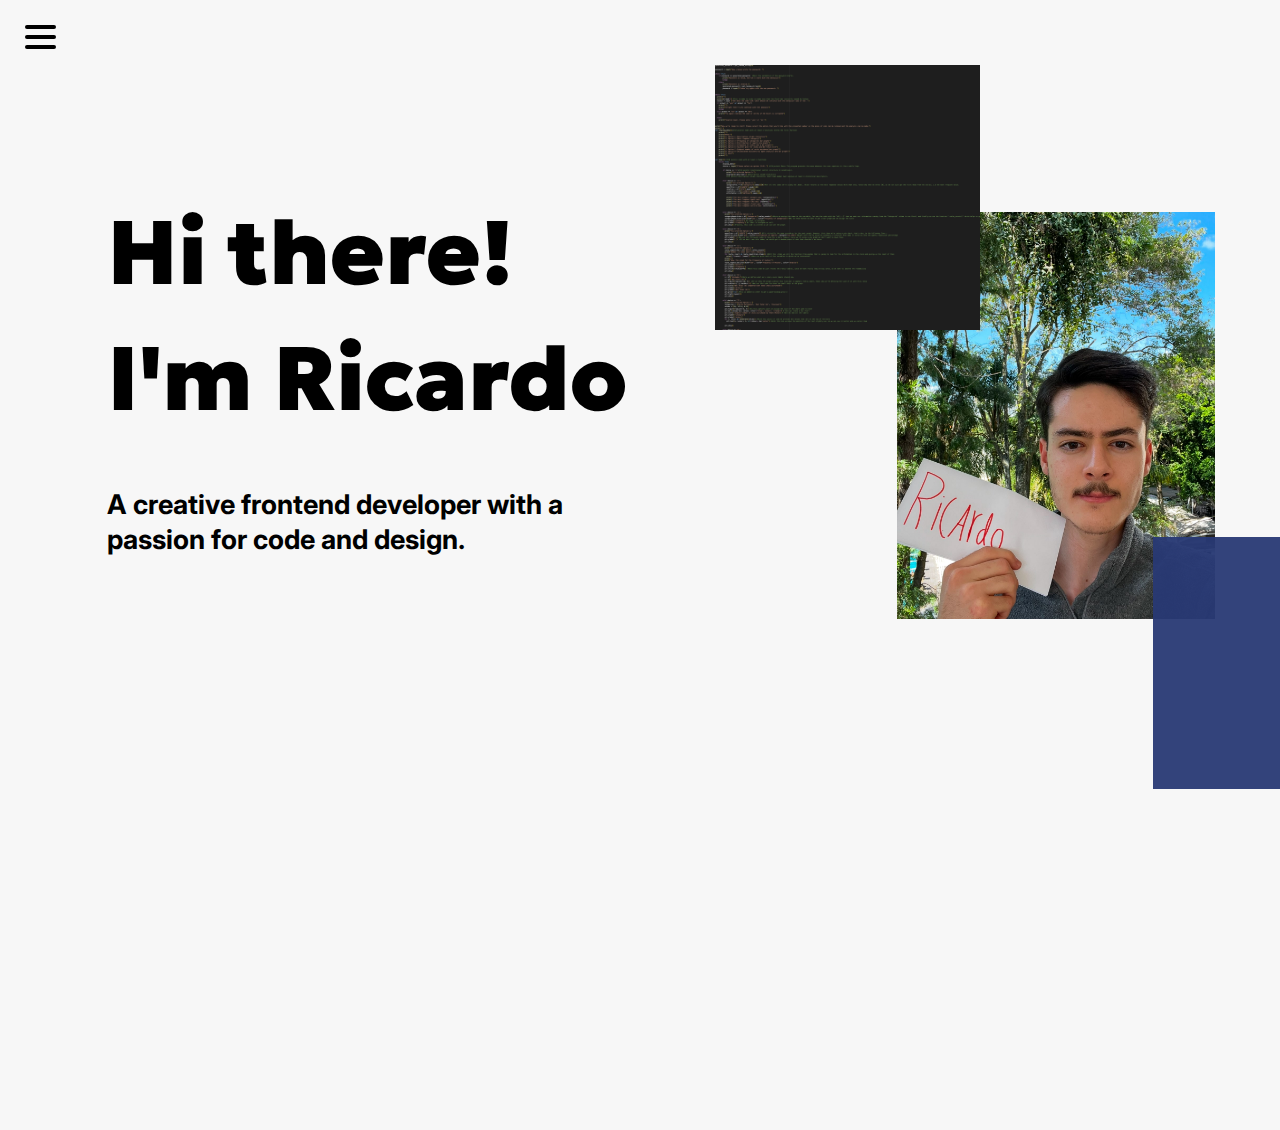
<file: index.html>
<!DOCTYPE html>
<html lang="en">
<head>
    <meta charset="UTF-8">
    <meta name="viewport" content="width=device-width, initial-scale=1.0">
    <title>Ricardo's Landing Page</title>
    <link rel="stylesheet" href="en/css/reset.css">
    <link rel="stylesheet" href="en/css/style.css">
    <link rel="preconnect" href="https://fonts.googleapis.com">
    <link rel="preconnect" href="https://fonts.gstatic.com" crossorigin>
    <link href="https://fonts.googleapis.com/css2?family=Geologica:wght@100..900&family=Inter:ital,opsz,wght@0,14..32,100..900;1,14..32,100..900&family=Jost:ital,wght@0,100..900;1,100..900&display=swap" rel="stylesheet">
</head>
<body>
    <div class="header">
        <div class="hamburger" onclick="toggleMenu()">
            <div class="line"></div>
            <div class="line"></div>
            <div class="line"></div>
        </div>

        <nav class="nav-bar">
            <ul>
                <li class="nav-item"><a href="en/skills.html">Skills</a></li>
                <li class="nav-item"><a href="en/projects.html">Projects</a></li>
                <li class="nav-item"><a href="en/about-me.html">About Me</a></li>
                
                <select id="language-toggle">
                    <option value="" selected>English</option>
                    <option value="https://ricky-rg05.github.io/Portfolio-Website-DE/deIndex.html">Deutsch</option>
                </select>

            </ul>
        </nav>
    </div>

    <div class="hero-content">
        <h1>Hi there!<br> I'm Ricardo</h1>
        <h3>A creative frontend developer with a passion for code and design.</h3>
    </div>

    <div class="image-layout">
        <div class="project-img1" loading="lazy"></div>
        <div class="ricardo-img2" loading="lazy"></div>
        <div class="blue-box"></div>
    </div>

    <section class="click-square hidden">
        <div class="square-content">
            <h2>Click <a href="en/projects.html"><span class="click-here">here</span></a> to view my latest project!</h2>
        </div>
    </section>

    <script src="en/javascript/script.js"></script>
</body>
</html>
</file>
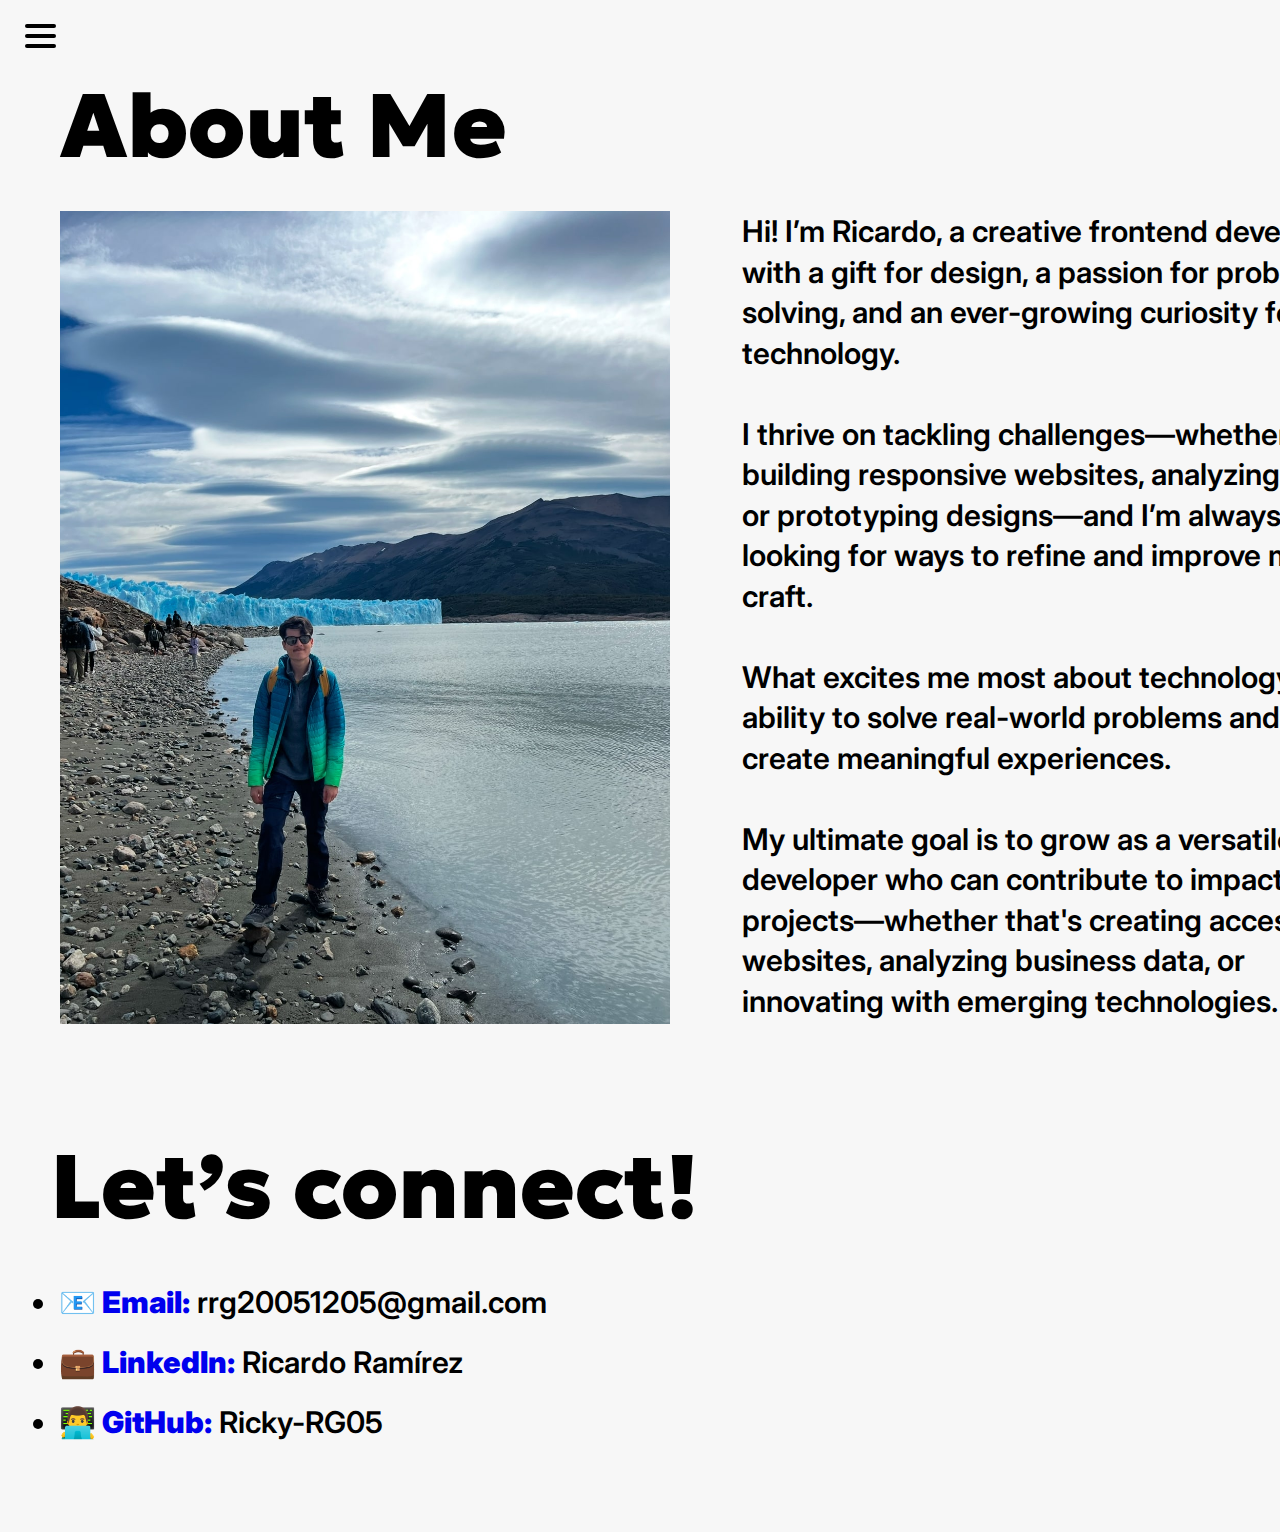
<file: en/about-me.html>
<!DOCTYPE html>
<html lang="en">
<head>
    <meta charset="UTF-8">
    <meta name="viewport" content="width=device-width, initial-scale=1.0">
    <link rel="stylesheet" href="css/reset.css">
    <link rel="stylesheet" href="css/about-me.css">
    <link rel="preconnect" href="https://fonts.googleapis.com">
    <link rel="preconnect" href="https://fonts.gstatic.com" crossorigin>
    <link href="https://fonts.googleapis.com/css2?family=Geologica:wght@100..900&family=Inter:ital,opsz,wght@0,14..32,100..900;1,14..32,100..900&family=Jost:ital,wght@0,100..900;1,100..900&display=swap" rel="stylesheet">
    <title>About Me</title>
</head>
<body>
    <div class="header">
        <div class="hamburger" onclick="toggleMenu()">
            <div class="line"></div>
            <div class="line"></div>
            <div class="line"></div>
        </div>

        <nav class="nav-bar">
            <ul>
                <li class="nav-item"><a href="../index.html">Home</a></li>
                <li class="nav-item"><a href="skills.html">Skills</a></li>
                <li class="nav-item"><a href="projects.html" class="projects">Projects</a></li>
            </ul>
        </nav>
    </div>    
    
    <section class="about-me-container">
        <h1>About Me</h1>
        <div class="about-me-content">
            <div class="about-me-image-container">
                <div class="about-me-image"></div>
            </div>
            
            <div class="about-me-text-container">
                <p>
                    Hi! I’m Ricardo, a creative frontend developer with a gift for design, a passion for problem-solving, and an ever-growing curiosity for technology. <br><br>

                    I thrive on tackling challenges—whether it’s building responsive websites, analyzing data, or prototyping designs—and I’m always looking for ways to refine and improve my craft. <br><br>

                    What excites me most about technology is its ability to solve real-world problems and create meaningful experiences. 
                    <br> <br>My ultimate goal is to grow as a versatile developer who can contribute to impactful projects—whether that's creating accessible websites, analyzing business data, or innovating with emerging technologies.<br><br>
                </p>
            </div>
        </div>
    </section>

    <section class="lets-connect-container">
        <span class="lets-connect">
            <h1>Let’s connect!</h1>
        </span> <br>
        <ul class="list-increased-line-height">
            <li><span class="bold"> <a href="mailto:rrg20051205@gmail.com" class="email-link link-style">📧 Email:</a></span> rrg20051205@gmail.com</li>
            <li><span class="bold"> <a href="https://www.linkedin.com/in/ricardo-ram%C3%ADrez-ba665234a/" class="link-style" target="_blank">💼 LinkedIn:</a></span> Ricardo Ramírez</li>
            <li><span class="bold"> <a href="https://github.com/Ricky-RG05" class="link-style" target="_blank">👨‍💻 GitHub:</a></span> Ricky-RG05</li>
        </ul>
    </section>


    <script src="javascript/about-me.js"></script>
</body>
</html>
</file>
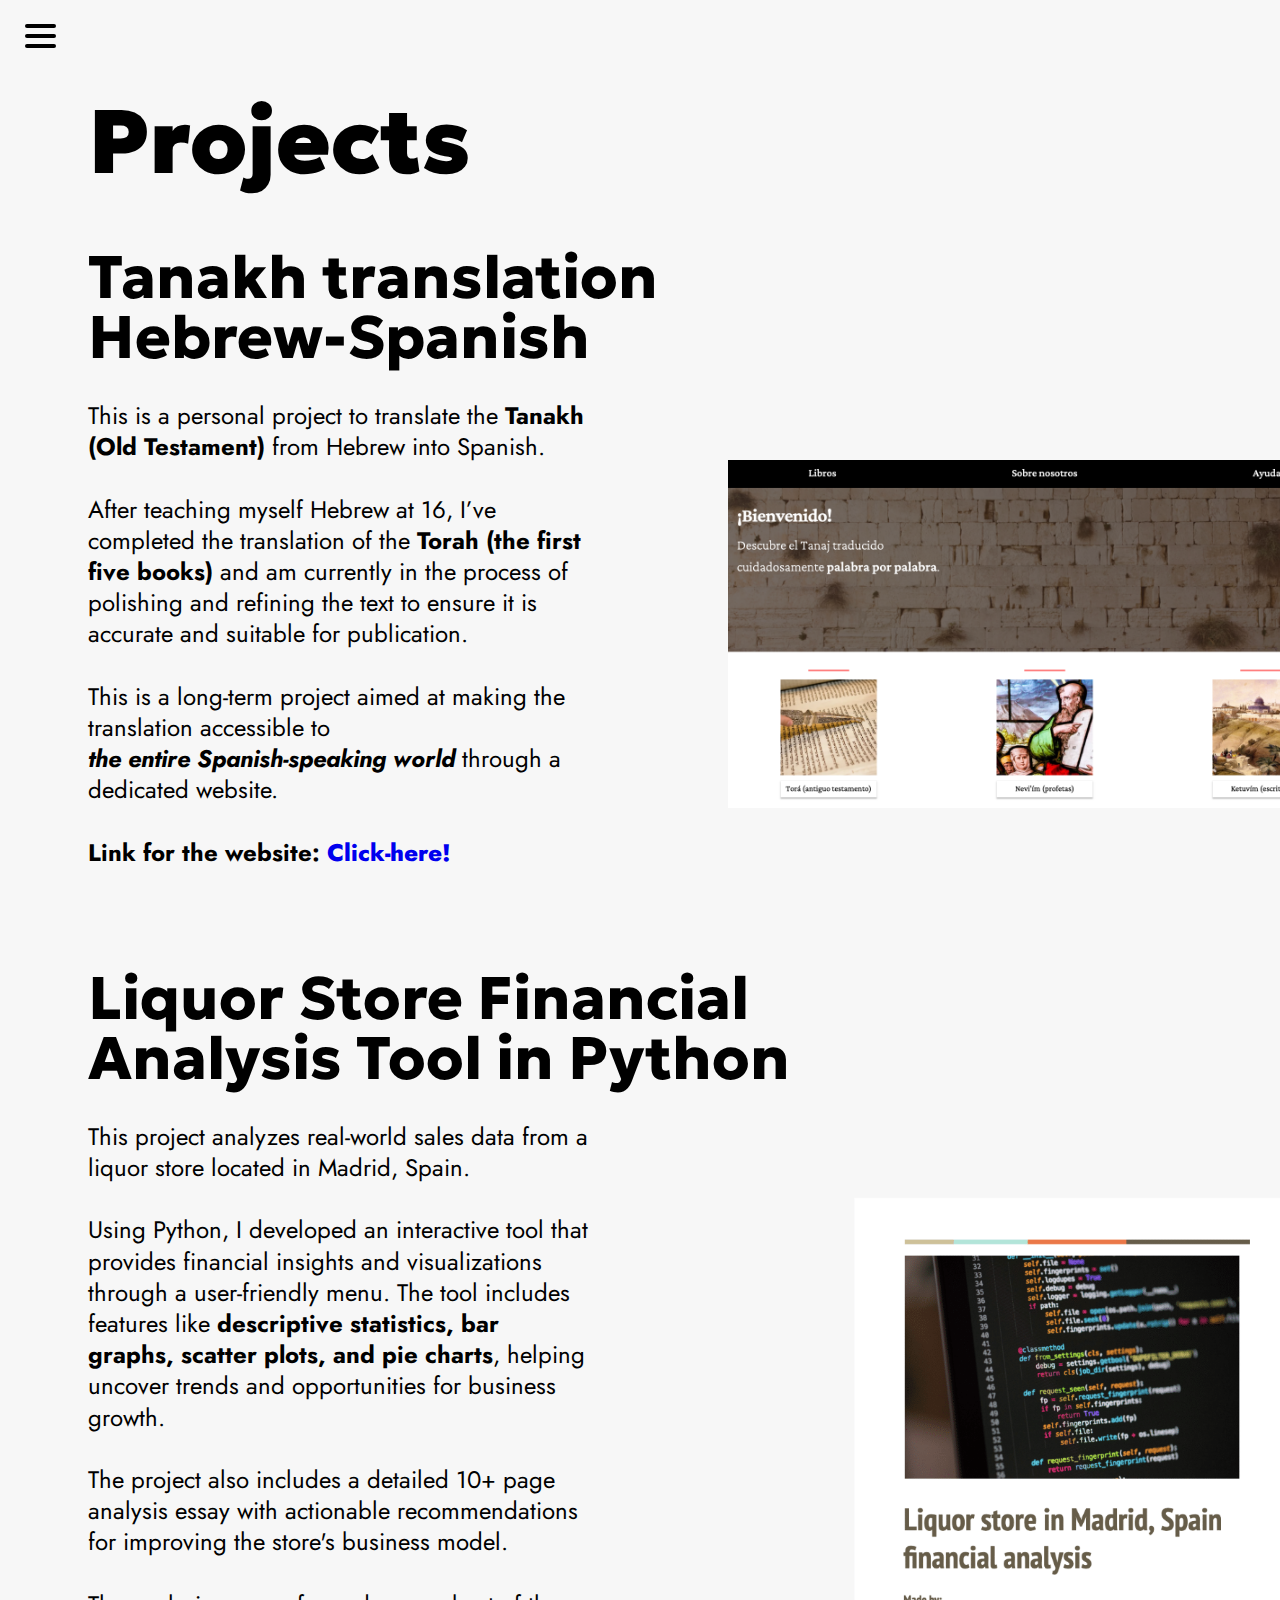
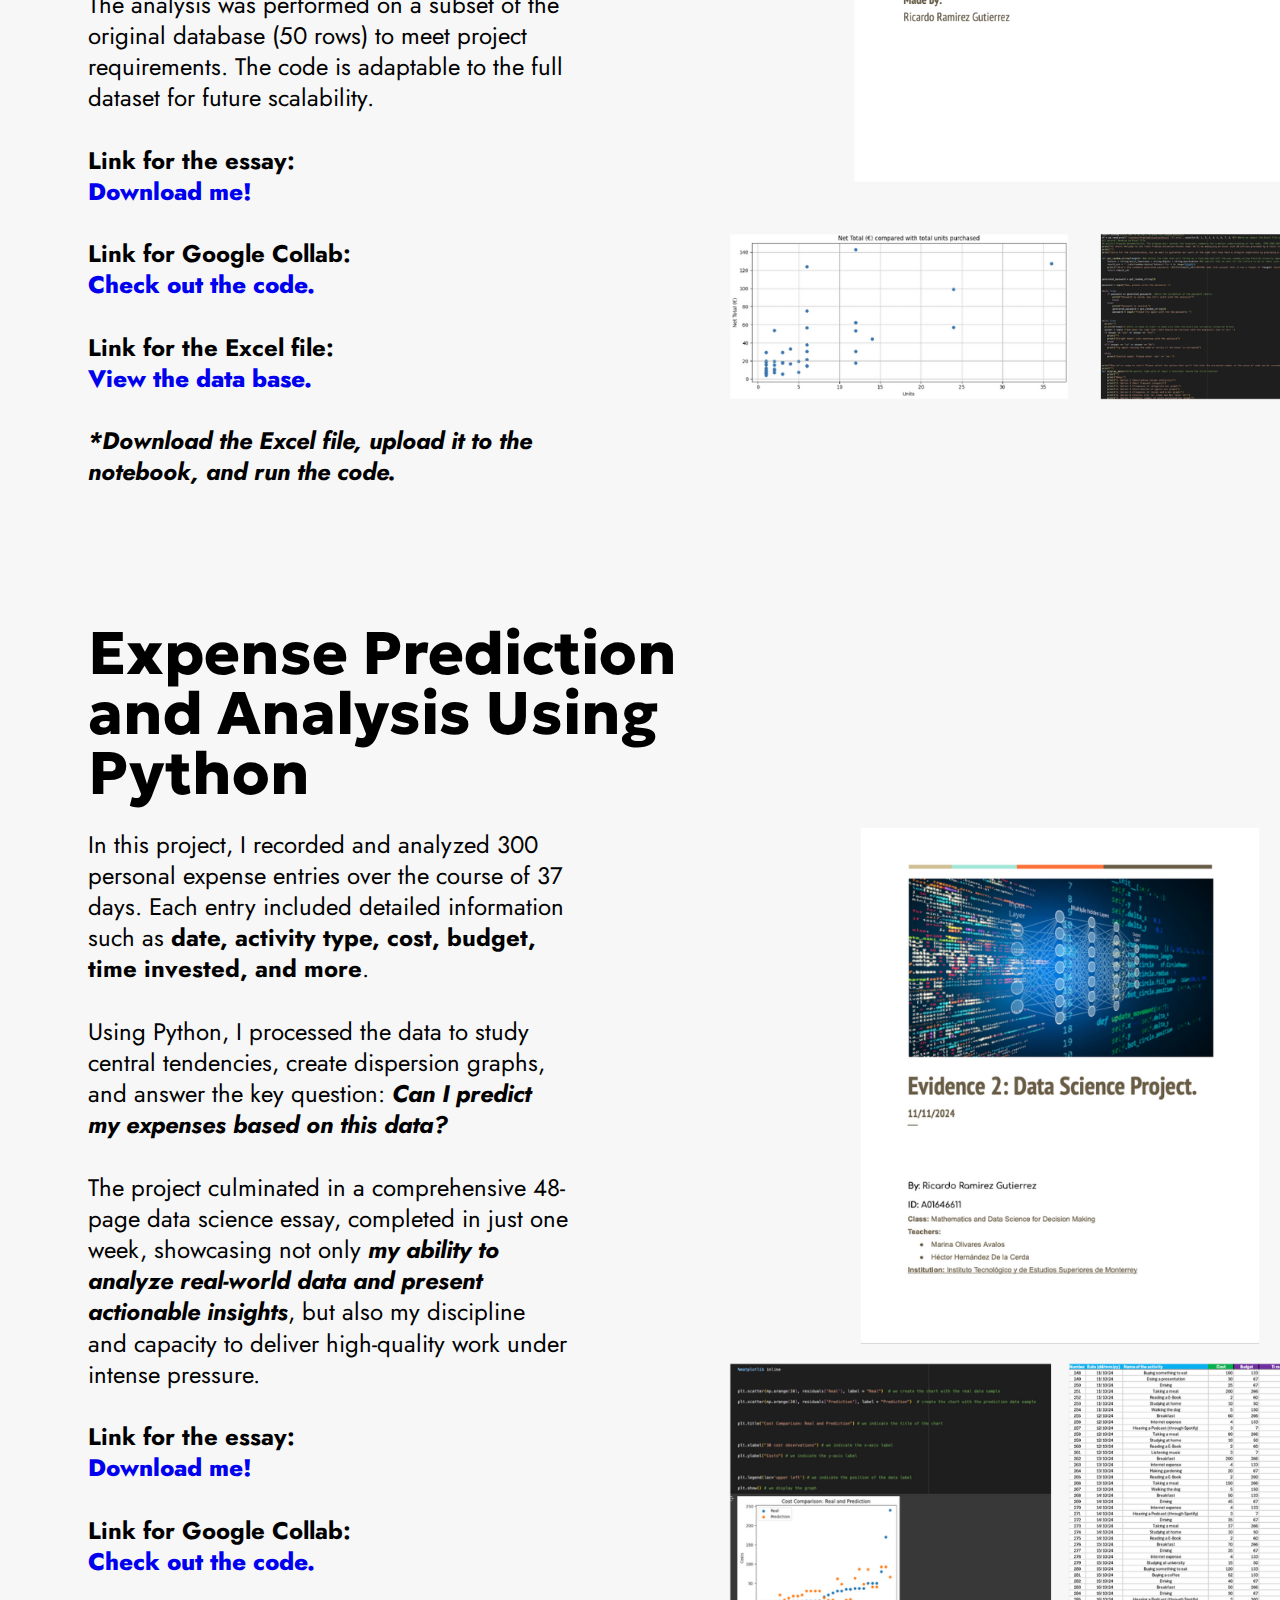
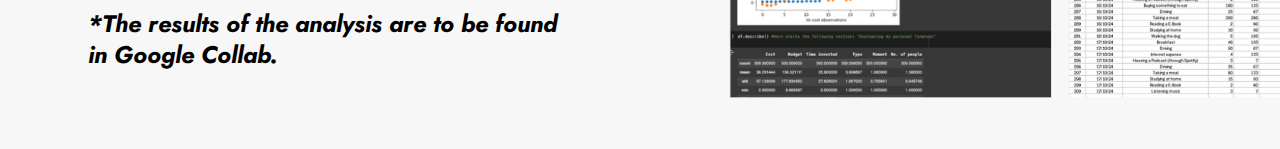
<file: en/projects.html>
<!DOCTYPE html>
<html lang="en">
<head>
    <meta charset="UTF-8">
    <meta name="viewport" content="width=device-width, initial-scale=1.0">
    <link rel="stylesheet" href="css/reset.css">
    <link rel="stylesheet" href="css/projects.css">
    <link rel="preconnect" href="https://fonts.googleapis.com">
    <link rel="preconnect" href="https://fonts.gstatic.com" crossorigin>
    <link href="https://fonts.googleapis.com/css2?family=Geologica:wght@100..900&family=Inter:ital,opsz,wght@0,14..32,100..900;1,14..32,100..900&family=Jost:ital,wght@0,100..900;1,100..900&display=swap" rel="stylesheet">
    <title>Projects</title>
</head>
<body>
    <body>
        <div class="header">
            <div class="hamburger" onclick="toggleMenu()">
                <div class="line"></div>
                <div class="line"></div>
                <div class="line"></div>
            </div>
    
            <nav class="nav-bar">
                <ul>
                    <li class="nav-item"><a href="../index.html">Home</a></li>
                    <li class="nav-item"><a href="skills.html">Skills</a></li>
                    <li class="nav-item"><a href="about-me.html">About Me</a></li>
                </ul>
            </nav>
        </div>
        <section class="projects-container">
            <h1>Projects</h1>
        
            <!-- Tanakh Project -->
            <h2>Tanakh translation <br>Hebrew-Spanish</h2>
            <section class="tanakh-project-container project-container">
                
                <section class="tanakh-text-container text-container">
                    <p>
                        This is a personal project to translate the <span class="bold">Tanakh (Old Testament)</span> from Hebrew into Spanish. <br><br> 
                    </p>
                        
                        <div class="margin-top-block"></div>

                        <p>
                            After teaching myself Hebrew at 16, I’ve completed the translation of the <span class="bold">Torah (the first five books)</span> and am currently in the process of polishing and refining the text to ensure it is accurate and suitable for publication. <br><br>
                            This is a long-term project aimed at making the translation accessible to <span class="bold italics"><br>the entire Spanish-speaking world</span> through a dedicated website. <br><br>
                            <span class="bold">Link for the website:</span>
                            <a href="https://ricky-rg05.github.io/luzDeEscrituraWebSite/" target="_blank" class="link-style">Click-here!</a>                     
                        </p>
                </section>
                <div class="tanakh-image-container image-container">
                    <div class="tanakh-image"></div>
                </div>
            </section>
        
            <!-- Liquor Store Project -->
            <h2>Liquor Store Financial <br>Analysis Tool in Python</h2>
            <section class="liquor-store-project-container project-container">
                
                <section class="liquor-store-text-container text-container">
                    <p>
                        This project analyzes real-world sales data from a liquor store located in Madrid, Spain. <br> <br>

                        Using Python, I developed an interactive tool that provides financial insights and visualizations through a user-friendly menu. The tool includes features like <span class="bold">descriptive statistics, bar graphs, scatter plots, and pie charts</span>, helping uncover trends and opportunities for business growth. <br> <br>

                    </p>
                        <div class="margin-top-block margin-top-block-liquorStore "></div>
                    <p>
                        The project also includes a detailed 10+ page analysis essay with actionable recommendations for improving the store's business model. <br> <br>

                        The analysis was performed on a subset of the original database (50 rows) to meet project requirements. The code is adaptable to the full dataset for future scalability. <br> <br>

                        <span class="bold">Link for the essay:</span>
                        <br> <a href="documents/Liquor store in Madrid, Spain By Ricardo Ramírez (1).pdf" target="_blank" class="link-style">Download me!</a> <br> <br>

                        <span class="bold">Link for Google Collab:</span>
                        <br> <a href="https://colab.research.google.com/drive/15SuhFhOIgUNswTLCNt0YockuNg7kIcf7?usp=sharing" target="_blank" class="link-style">Check out the code.</a> <br> <br>


                        <span class="bold">Link for the Excel file:</span>
                        <br> <a href="documents/ProblemSituation1Excel (1).xlsx" target="_blank" class="link-style">View the data base.</a> <br> <br>

                        <span class="bold italics">*Download the Excel file, upload it to the notebook, and run the code.</span>
                    </p>
                </section>

                <div class="liquor-store-image-container image-container">
                    <div class="liquor-store-image"></div>
                </div>
            </section>

            <h2>Expense Prediction and Analysis Using Python</h2>
            <section class="expense-prediction-project-container project-container">
                
                <section class="expense-prediction-text-container text-container">
                    <p>
                        In this project, I recorded and analyzed 300 personal expense entries over the course of 37 days. Each entry included detailed information such as <span class="bold">date, activity type, cost, budget, time invested, and more</span>.  <br> <br>

                        Using Python, I processed the data to study central tendencies, create dispersion graphs, and answer the key question: <span class="bold italics">Can I predict my expenses based on this data?</span> <br> <br>

                    </p>
                        <div class="margin-top-block margin-top-block-expensePrediction"></div>
                    <p>
                        The project culminated in a comprehensive 48-page data science essay, completed in just one week, showcasing not only <span class="italics bold">my ability to analyze real-world data and present actionable insights</span>, but also my discipline and capacity to deliver high-quality work under intense pressure. <br> <br>

                        <span class="bold">Link for the essay:</span>
                        <br> <a href="../en/documents/RicardoRamírez_DataScienceAnalysis.pdf" target="_blank" class="link-style">Download me!</a> <br> <br>

                        <span class="bold">Link for Google Collab:</span>
                        <br> <a href="https://colab.research.google.com/drive/1tnuqopJFjkLEZXK0RU9arf-yy-LgCEEf?usp=sharing" target="_blank" class="link-style">Check out the code.</a> <br> <br>

                        <span class="bold italics">*The results of the analysis are to be found in Google Collab.</span>
                    </p>
                </section>

                <div class="expense-prediction-image-container image-container">
                    <div class="expense-prediction-image"></div>
                </div>
            </section>

        </section>


    <script src="javascript/projects.js"></script>
</body>
</html>
</file>
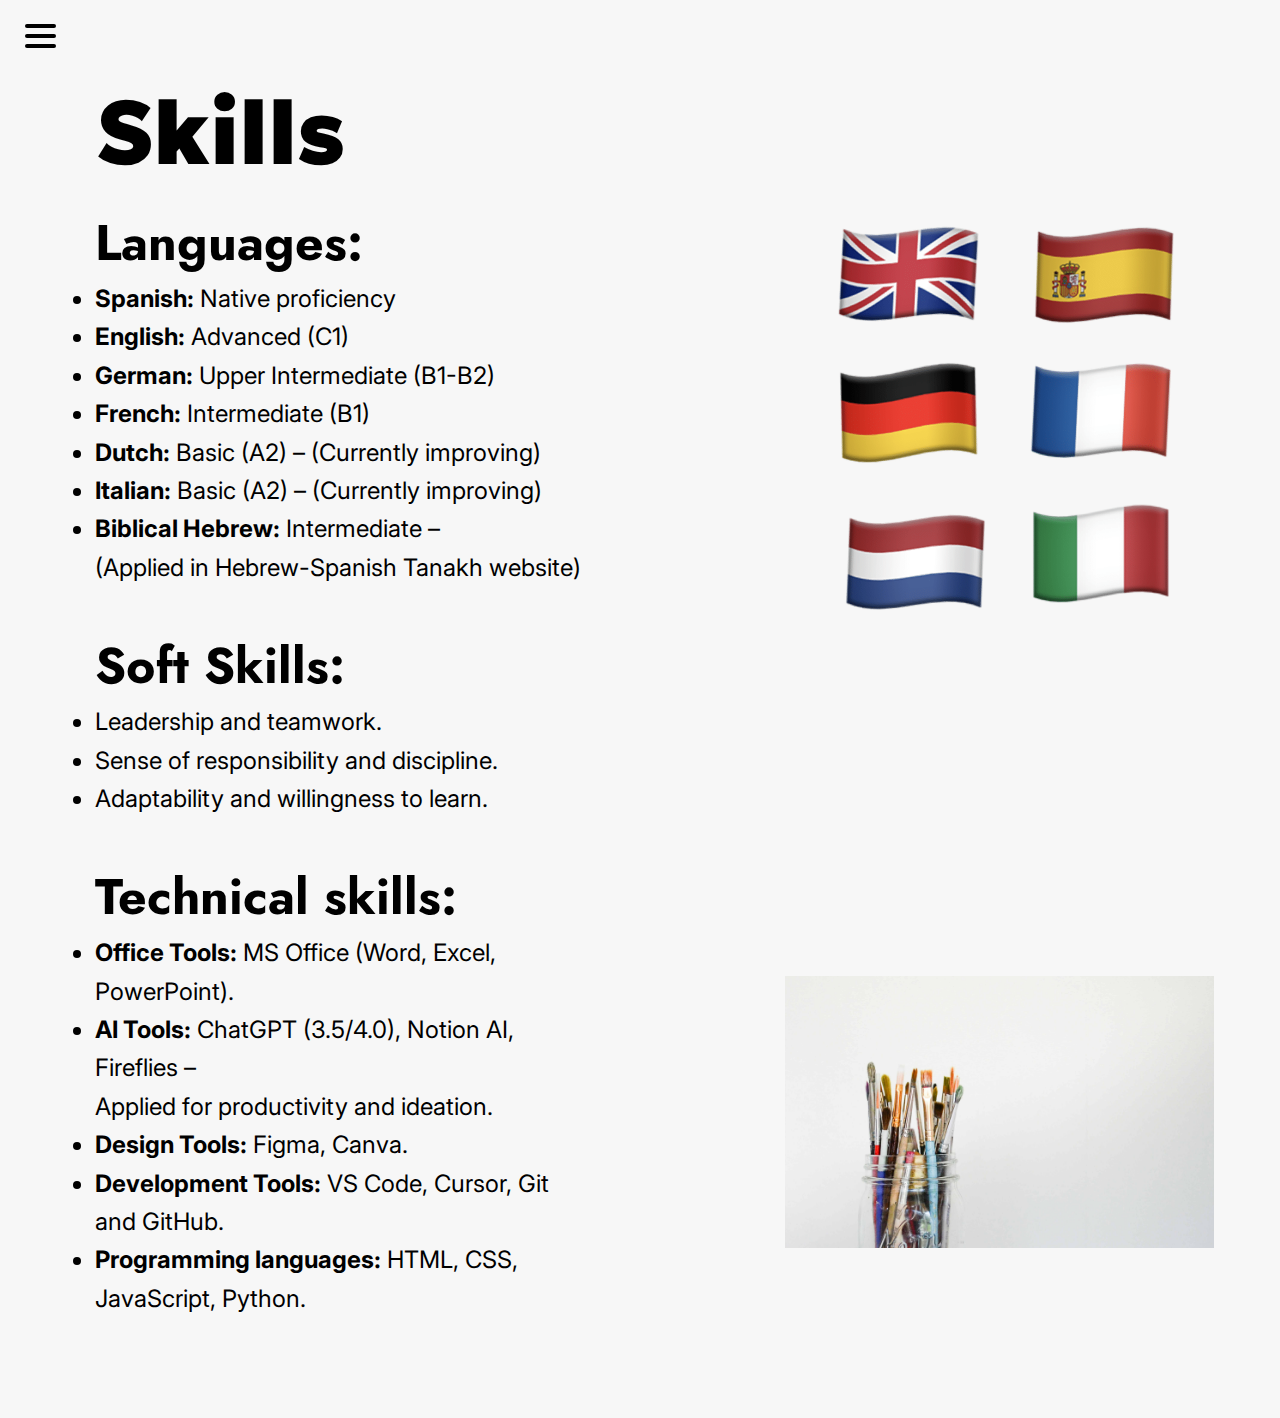
<file: en/skills.html>
<!DOCTYPE html>
<html lang="en">
<head>
    <meta charset="UTF-8">
    <meta name="viewport" content="width=device-width, initial-scale=1.0">
    <link rel="stylesheet" href="css/reset.css">
    <link rel="stylesheet" href="css/skills.css">
    <link rel="preconnect" href="https://fonts.googleapis.com">
    <link rel="preconnect" href="https://fonts.gstatic.com" crossorigin>
    <link href="https://fonts.googleapis.com/css2?family=Geologica:wght@100..900&family=Inter:ital,opsz,wght@0,14..32,100..900;1,14..32,100..900&family=Jost:ital,wght@0,100..900;1,100..900&display=swap" rel="stylesheet">
    <title>Skills</title>
</head>
<body>
    <div class="header">
        <div class="hamburger" onclick="toggleMenu()">
            <div class="line"></div>
            <div class="line"></div>
            <div class="line"></div>
        </div>

        <nav class="nav-bar">
            <ul>
                <li class="nav-item"><a href="../index.html">Home</a></li>
                <li class="nav-item"><a href="projects.html">Projects</a></li>
                <li class="nav-item"><a href="about-me.html">About Me</a></li>
            </ul>
        </nav>
    </div>

    <div class="skills-flex-container">
        <section class="skills-container">
            <h1>Skills</h1>
            <section class="skills-section1">
                <h2 class="subtitle">Languages:</h2>
                <ul class="skills-list">
                    <li><span class="bold">Spanish:</span> Native proficiency</li>
                    <li><span class="bold">English:</span> Advanced (C1)</li>
                    <li><span class="bold">German:</span> Upper Intermediate (B1-B2)</li>
                    <li><span class="bold">French:</span> Intermediate (B1)</li>
                    <li><span class="bold">Dutch:</span> Basic (A2) – (Currently improving)</li>
                    <li><span class="bold">Italian:</span> Basic (A2) – (Currently improving)</li>
                    <li><span class="bold">Biblical Hebrew:</span> Intermediate – <br>(Applied in Hebrew-Spanish Tanakh website)</br></li>
                </ul>
            </section>

            <section class="skills-section2">
                <h2 class="subtitle">Soft Skills:</h2>
                <ul class="skills-list">
                    <li>Leadership and teamwork.</li>
                    <li>Sense of responsibility and discipline.</li>
                    <li>Adaptability and willingness to learn.</li>
                </ul>
            </section>

            <section class="skills-section3">
                <h2 class="subtitle">Technical skills:</h2>
                <ul class="skills-list">
                    <li><span class="bold">Office Tools:</span> MS Office (Word, Excel, PowerPoint).</li>
                    <li><span class="bold">AI Tools:</span> ChatGPT (3.5/4.0), Notion AI, Fireflies – <br>Applied for productivity and ideation.</br></li>
                    <li><span class="bold">Design Tools:</span> Figma, Canva.</li>
                    <li><span class="bold">Development Tools:</span> VS Code, Cursor, Git and GitHub.</li>
                    <li><span class="bold">Programming languages:</span> HTML, CSS, JavaScript, Python.</li>
                </ul>
            </section>
        </section>

        <div class="flags-container">
            <div class="flags-image"></div>
            <div class="paint-brushes-container">
                <div class="paint-brushes-image"></div>
            </div>
        </div>
    </div>

    
    
    <script src="javascript/skillsScript.js"></script>
</body>

</html>
</file>
<file: en/css/style.css>
/* CSS Sections Index
1. Fonts Import
2. HTML and Body Base Styles
3. Navbar Section
4. Hero Section
5. Images and Blue Box Section
6. Clickable Square Section
7. Media Queries for Different Screen Sizes
*/

/* 1. Fonts Import */
.inter-normal {
    font-family: "Inter", serif;
    font-optical-sizing: auto;
    font-weight: bold;
    font-style: normal;
}

.jost-normal {
    font-family: "Jost", serif;
    font-optical-sizing: auto;
    font-weight: 800;
    font-style: normal;
}

.geologica-normal {
    font-family: "Geologica", serif;
    font-optical-sizing: auto;
    font-weight: extra-bold;
    font-style: normal;
    letter-spacing: -1;
    font-variation-settings:
        "slnt" 0,
        "CRSV" 0,
        "SHRP" 0;
}

/* 2. HTML and Body Base Styles */
html {
    font-size: 16px;
    background-color: #F7F7F7;
}

/* 3. Navbar Section */
.hamburger {
    display: flex;
    flex-direction: column;
    justify-content: space-between;
    width: 2.1875rem; 
    height: 1.5625rem; 
    cursor: pointer;
    margin-left: 1.5625rem; 
    margin-right: 5.0625rem; 
}

.line {
    width: 100%;
    height: 0.26875rem; 
    background-color: #000;
    border-radius: 0.125rem; 
    transition: all 0.3s ease-in-out; 
    transform-origin: left 0.175rem; 
}


.hamburger.active .line:nth-child(1) {
    opacity: 0;
    transform: translateY(3.125rem); 
}

.hamburger.active .line:nth-child(3) {
    opacity: 0;
    transform: translateY(-3.125rem); 
}



.nav-bar {
    display: flex;
    align-items: center;
    gap: 1.25rem; 
    width: 100%;
    height: 2.5rem; 
    position: relative;
    opacity: 0;
    visibility: hidden;
    transition: opacity 0.2s ease-in-out, visibility 2s ease-in-out;
}

.nav-bar ul {
    display: flex;
    flex-direction: row;
    justify-content: space-between;
    align-items: center;
    font-family: "Jost", serif;
    font-size: 1.375rem; 
    width: 25rem; 
    padding: 0;
    font-weight: 500;
}

.nav-bar a {
    color: inherit; 
    text-decoration: none; 
    transition: color 0.3s ease-in-out; 
    display: inline-block;
}

.nav-bar a:hover {
    color: #287472; 
}


/* 4. Hero Section */
.hero-content {
    display: inline-block;
    gap: 3.0625rem; 
    justify-content: center;
    align-items: flex-start;
    max-width: 34.375rem; 
    margin-top: 8.3125rem; 
    margin-left: 6.6875rem; 
}

.hero-content h1 {
    font-family: "Geologica", serif;
    font-size: 5.625rem; 
    font-weight: 900;
    line-height: 1.4;
    margin-bottom: 2.8125rem; 
}

.hero-content h3 {
    font-family: "Inter", serif;
    font-size: 1.6875rem; 
    font-weight: bold;
    line-height: 1.3;
}

.header {
    display: flex;
    flex-direction: row;
    align-items: center;
    margin-top: 1.0625rem; 
}

/* 5. Images and Blue Box Section */
.image-layout {
    display: inline-block;
    position: absolute;
    top: 12.5rem; 
    margin-left: 15rem; 
    height: 700x;
    Width: 300px;
}



.ricardo-img2 {
    background-image: url(../images/ricardo.jpg);
    width: 19.875rem; 
    height: 26.875rem; 
    background-size: contain;
    background-position: center;
    background-repeat: no-repeat;
}

.blue-box {
    width: 15.4375rem; 
    height: 15.75rem; 
    background-color: #283974;
    position: absolute;
    top: 21.0625rem; 
    margin-left: 16rem; 
    opacity: 0.95;
}

/* 6. Clickable Square Section */
.click-square.hidden {
    opacity: 0;
    transform: translateY(3.125rem); 
    transition: opacity 0.5s ease-out, transform 0.5s ease-out; 
}

.click-square.visible {
    opacity: 1;
    transform: translateY(0); 
    transition: opacity 0.5s ease-out, transform 0.5s ease-out; 
}

.click-square {
    display: flex;
    justify-content: center;
    background-color: #587428;
    width: 25.5625rem; 
    height: 25.5625rem; 
    margin-top: 6.5rem; 
    margin-left: 21rem; 
    margin-bottom: 3.75rem; 
}

.square-content {
    margin-top: 5.75rem; 
    width: 16.6875rem; 
    height: 9rem; 
    line-height: 1.3;
}

.click-square h2 {
    font-family: "Inter", serif;
    font-size: 2.5rem; 
    font-weight: 590;
    color: white;
}

.click-square h2 span {
    text-decoration: underline;
}

.project-img1 {
    position: absolute;
    background-image: url(../images/code-image.png);
    width: 16.5625rem; 
    height: 16.75rem; 
    background-size: contain;
    background-position: center;
    background-repeat: no-repeat;
    right: 13.5625rem; 
    bottom: 18.6875rem; 
}



.blue-box {
    width: 15.4375rem; 
    height: 15.75rem; 
    background-color: #283974;
    position: absolute;
    top: 21.0625rem; 
    margin-left: 16rem; 
    opacity: 0.95;
}

.click-here {
    color: #b7f056;
    font-weight: 730;
}

/* 7. Media Queries for Different Screen Sizes */
@media only screen and (max-width: 628px) {
    html {
     font-size: 10px;
    }
     
    .hamburger {
        width: 40px; 
        height: 28px; 
     }
 
     .line {
        height: 4px; 
     }
    .nav-bar ul {
        font-size: 20px;
        width: 80%;
    }

    .project-img1 {
        right: 25rem;
    }

   .hero-content h3 {
    font-size: 25px; 
    font-weight: bold;
    line-height: 1.3;
    }
}

@media only screen and (max-width: 568px) {
    .hamburger {
        margin-right: 40px;
        font-size: 16px;
    }
    .nav-bar {
        
        font-size: 16px;
    }
}

@media only screen and (max-width: 571px) {
    .header {
    display: flex;
    flex-direction: row;
    align-items: center;
    margin-top: 16px; 
    width: 500px;
}
.hamburger {
    display: flex;
    flex-direction: column;
    justify-content: space-between;
    width: 2.1875rem; 
    height: 1.5625rem; 
    cursor: pointer;
    margin-left: 1.5625rem; 
    margin-right: 5.0625rem; 
}

.line {
    width: 100%;
    height: 0.26875rem; 
    background-color: #000;
    border-radius: 0.125rem; 
    transition: all 0.3s ease-in-out; 
    transform-origin: left 0.175rem; 
}

.hamburger.active .line:nth-child(1) {
    opacity: 0;
    transform: translateY(3.125rem); 
}

.hamburger.active .line:nth-child(3) {
    opacity: 0;
    transform: translateY(-3.125rem); 
}

.nav-bar {

    max-width: 300px;
    min-width: 400px;
}

.nav-bar ul {
}

.nav-bar a {
    font-size: 20px;
}
}


 @media only screen and (max-width: 449px) {    
    html {
        font-size: 8px;
    }

    .image-layout {
        margin-left: -200px;
        margin-top: 410px;

    } 
 
    .click-square {
        display: flex;
        margin-top: 560px;
        margin-left: 33%;
    }
    
    .blue-box {
       width: 130px; 
       height: 140px; 
    }

    .hero-content {
       margin-left: 17%; 
       margin-top: 49px
    }

    .project-img1 {
        right: 30rem; 
    }

    .nav-bar ul {
        margin-left: 30px;
        
    }
}
</file>
<file: en/css/about-me.css>
/* CSS Sections Index
1. Fonts Import
2. HTML and Body Base Styles
3. Navbar Section
4. Hero Section
5. Images and Blue Box Section
6. Clickable Square Section
7. Media Queries for Different Screen Sizes
*/

/* 1. Fonts Import */
.inter-normal {
    font-family: "Inter", serif;
    font-optical-sizing: auto;
    font-weight: bold;
    font-style: normal;
}

.jost-normal {
    font-family: "Jost", serif;
    font-optical-sizing: auto;
    font-weight: 800;
    font-style: normal;
}

.geologica-normal {
    font-family: "Geologica", serif;
    font-optical-sizing: auto;
    font-weight: extra-bold;
    font-style: normal;
    letter-spacing: -1;
    font-variation-settings:
        "slnt" 0,
        "CRSV" 0,
        "SHRP" 0;
}


/* General Body Styles */
html {
    font-size: 16px;
}

body {
    background-color: #F7F7F7;
}

/* 3. Navbar Section */

.header {
    display: flex;
    flex-direction: row;
    align-items: center;
    margin-top: 16px; 
}

.hamburger {
    display: flex;
    flex-direction: column;
    justify-content: space-between;
    width: 2.1875rem; 
    height: 1.5625rem; 
    cursor: pointer;
    margin-left: 1.5625rem; 
    margin-right: 5.0625rem; 
}

.line {
    width: 100%;
    height: 0.26875rem; 
    background-color: #000;
    border-radius: 0.125rem; 
    transition: all 0.3s ease-in-out; 
    transform-origin: left 0.175rem; 
}

.hamburger.active .line:nth-child(1) {
    opacity: 0;
    transform: translateY(3.125rem); 
}

.hamburger.active .line:nth-child(3) {
    opacity: 0;
    transform: translateY(-3.125rem); 
}

.nav-bar {
    display: flex;
    align-items: center;
    gap: 1.25rem; 
    width: 100%;
    height: 2.5rem; 
    position: relative;
    opacity: 0;
    visibility: hidden;
    transition: opacity 0.2s ease-in-out, visibility 2s ease-in-out;
}

.nav-bar ul {
    display: flex;
    flex-direction: row;
    justify-content: space-between;
    align-items: center;
    font-family: "Jost", serif;
    font-size: 1.375rem; 
    width: 25rem; 
    padding: 0;
    font-weight: 500;
}

.nav-bar a {
    color: inherit; 
    text-decoration: none; 
    transition: color 0.3s ease-in-out; 
    display: inline-block;
}

.nav-bar a:hover {
    color: #287472; 
}

h1 {
    font-family: "Geologica", serif;
    font-size: 90px;
    font-weight: 900;
    margin-bottom: 40px;
}

p {
    font-family: "Inter", serif;
    font-size: 30px;
    font-weight: 600;
    line-height: 1.35;
    margin-right: 43px;
}

.about-me-container {
    display: flex;
    flex-direction: column;
    min-width: 1219px;
    margin-left: 60px;
    margin-top: 25px;
}

.about-me-content {
    display: flex;
    flex-direction: row;
    align-items: flex-start;
    gap: 22px;
}

.about-me-image {
    background-image: url("../images/iceberg-ricardo.jpg");
    width: 609.75px;
    height: 813px;
    background-size: cover;
    background-position: center;
    background-repeat: no-repeat;  
}

.about-me-text-container {
    min-width: 670px;
    margin-left: 50px;
    max-width: 300px;
}

.lets-connect-container {
    margin-top: 30px;
    margin-left: 50px;
    max-width: 710px;
    margin-top: 80px;
    margin-bottom: 80px;
    width: 1000px;
}

.lets-connect {
    font-family: "Geologica", serif;
    font-size: 40px;
    font-weight: 840;
    
}
.lets-connect h1 {
    margin-bottom: 0;
}

.list-increased-line-height {
    font-family: "Inter", serif;
    font-size: 30px;
    font-weight: 600;
    line-height: 2;
    margin-left: 9px;
}

.list-increased-line-height li {
    list-style-type: disc;
}

.bold {
    font-weight: 890;
}


@media only screen and (max-width: 568px) {
    .hamburger {
        margin-right: 20px;
    }
}

@media only screen and (max-width: 571px) {
   html {
       font-size: 16px;
   }
    
    .skills-flex-container {
        margin-left: 45px;
    }
    
    .header {
        margin-top: 16px; 
        width: 520px;
    }
    
.hamburger {
    display: flex;
    flex-direction: column;
    justify-content: space-between;
    width: 2.1875rem; 
    height: 1.5625rem; 
    cursor: pointer;
    margin-left: 1.5625rem; 
    margin-right: 5.0625rem; 
}

.line {
    width: 100%;
    height: 0.26875rem; 
    background-color: #000;
    border-radius: 0.125rem; 
    transition: all 0.3s ease-in-out; 
    transform-origin: left 0.175rem; 
}

.hamburger.active .line:nth-child(1) {
    opacity: 0;
    transform: translateY(3.125rem); 
}

.hamburger.active .line:nth-child(3) {
    opacity: 0;
    transform: translateY(-3.125rem); 
}

.nav-bar {
    max-width: 400px;
    min-width: 300px;
}

.nav-bar ul {
    margin-left: -29px;
}

.nav-bar a {
    font-size: 30px;
}
}

@media only screen and (max-width: 520px) {
    .about-me-content {
        display: flex;
        flex-direction: column;
        align-items: start;
    }

    .about-me-container {
        display: flex;
        margin-left: 20px;
        align-items: center;
    }

    .about-me-text-container {
        min-width: 954px;
        margin-left: 0px;
        margin-top: 35px;
    }

    .about-me-container h1 {
        margin-right: 500px;
    }

    .lets-connect-container {
        margin-left: 140px;
    }

    p {
        font-size: 48px;
        
    }

    .list-increased-line-height li {
        font-size: 48px;
    }

    .about-me-image {
        background-image: url("../images/iceberg-ricardo.jpg");
        width: 909.75px;
        height: 1113px;
    }    
}

.link-style {
    text-decoration: none;
}
</file>
<file: en/css/projects.css>
/* CSS Sections Index
1. Fonts Import
2. HTML and Body Base Styles
3. Navbar Section
4. Hero Section
5. Images and Blue Box Section
6. Clickable Square Section
7. Media Queries for Different Screen Sizes
*/

/* 1. Fonts Import */
.inter-normal {
    font-family: "Inter", serif;
    font-optical-sizing: auto;
    font-weight: bold;
    font-style: normal;
}

.jost-normal {
    font-family: "Jost", serif;
    font-optical-sizing: auto;
    font-weight: 800;
    font-style: normal;
}

.geologica-normal {
    font-family: "Geologica", serif;
    font-optical-sizing: auto;
    font-weight: extra-bold;
    font-style: normal;
    letter-spacing: -1;
    font-variation-settings:
        "slnt" 0,
        "CRSV" 0,
        "SHRP" 0;
}


/* General Body Styles */
html {
    font-size: 16px;
}

body {
    background-color: #F7F7F7;
}

/* 3. Navbar Section */

.header {
    display: flex;
    flex-direction: row;
    align-items: center;
    margin-top: 16px; 
}

.hamburger {
    display: flex;
    flex-direction: column;
    justify-content: space-between;
    width: 2.1875rem; 
    height: 1.5625rem; 
    cursor: pointer;
    margin-left: 1.5625rem; 
    margin-right: 5.0625rem; 
}

.line {
    width: 100%;
    height: 0.26875rem; 
    background-color: #000;
    border-radius: 0.125rem; 
    transition: all 0.3s ease-in-out; 
    transform-origin: left 0.175rem; 
}

.hamburger.active .line:nth-child(1) {
    opacity: 0;
    transform: translateY(3.125rem); 
}

.hamburger.active .line:nth-child(3) {
    opacity: 0;
    transform: translateY(-3.125rem); 
}

.nav-bar {
    display: flex;
    align-items: center;
    gap: 1.25rem; 
    width: 100%;
    height: 2.5rem; 
    position: relative;
    opacity: 0;
    visibility: hidden;
    transition: opacity 0.2s ease-in-out, visibility 2s ease-in-out;
}

.nav-bar ul {
    display: flex;
    flex-direction: row;
    justify-content: space-between;
    align-items: center;
    font-family: "Jost", serif;
    font-size: 1.375rem; 
    width: 25rem; 
    padding: 0;
    font-weight: 500;
}

.nav-bar a {
    color: inherit; 
    text-decoration: none; 
    transition: color 0.3s ease-in-out; 
    display: inline-block;
}

.nav-bar a:hover {
    color: #287472; 
}

h1 {
    font-family: "Geologica", serif;
    font-size: 90px;
    font-weight: 900;
    margin-bottom: -40px;
}

h2 {
    font-family: "Geologica", serif;
    font-size: 60px;
    font-weight: 750;
    margin-top: 100px;
    margin-bottom: 33px;
    max-width: 709px;
    min-width: 709px;
}


p {
    font-family: "Jost", serif;
    font-size: 24px;
    line-height: 1.3;
}

.bold {
    font-weight: 700;
}

.italics {
    font-style: italic;
}

.tanakh-project-container {
    display: flex; 
    flex-direction: row; 
    align-items: center; 
    justify-content: flex-start; 
    align-items: center;
}

.projects-container {
    margin-left: 88px;
    margin-top: 41px;    
    display: flex; 
    flex-direction: column;
    align-items: flex-start;
}

.tanakh-text-container {
    max-width: 530px;
    min-width: 500px;
}

.tanakh-image { 
    background-image: url("../images/hebrewLandingPageTest-png.png");
    width: 626.51px;
    height: 348.17px;
    background-size: cover;
    background-position: center;
    background-repeat: no-repeat;   
    margin-left: 140px;
}

.liquor-store-project-container { 
    display: flex; 
    flex-direction: column;
    display: flex; 
    flex-direction: row; 
    align-items: center; 
    justify-content: flex-start; 
    align-items: center;
    margin-bottom: 35px;
}

.liquor-store-text-container {
    max-width: 580px;
    min-width: 500px;
}

.liquor-store-image-container {
    margin-top: 20px;
    margin-left: 140px;
    margin-right: 20px;
}

.liquor-store-image {
    background-image: url("../images/pythonLiquorStoreProject.png");
    width: 700px;
    height: 908px;
    background-size: cover;
    background-position: center;
    background-repeat: no-repeat;   
    
}

.link-style {
    text-decoration: none; /* No underline by default */
    font-weight: 800;
    transition: text-decoration 2s ease; /* Smooth transitions */
}

.link-style:hover {
    text-decoration: underline; /* Add underline on hover */
}

.expense-prediction-project-container {
    display: flex; 
    flex-direction: column;
    display: flex; 
    flex-direction: row; 
    align-items: center; 
    justify-content: flex-start; 
    align-items: center;
    margin-bottom: 35px;
    margin-top: -50px;
}

.expense-prediction-image-container {
    max-width: 180px;
    min-width: 710px;
}

.expense-prediction-image-container {
    margin-top: 20px;
    margin-left: 140px;
    margin-right: 20px;
}

.expense-prediction-image {
    background-image: url("../images/dataAnalysisImage.png");
    width: 700px;
    height: 908px;
    background-size: cover;
    background-position: center;
    background-repeat: no-repeat;   
}

.expense-prediction-text-container {
    max-width: 480px;
    min-width: 480px;
}


@media only screen and (max-width: 950px) {
    p {
        font-size: 50px;
        width: 840px;
    }

    .text-container {
        min-width: 80%;
    }

    .image-container {
        position: absolute;
    }

    .projects-container {
        margin-left: 60px;
    }

    .margin-top-block {
        margin-top: 480px;
    }
    
    .tanakh-image-container {
        top: 0;
        margin-top: 650px;
    }

    .tanakh-image { 
        width: 805.51px;
        height: 458.17px;
        margin-left: -16px;
    }

    .margin-top-block-liquorStore {
        margin-top: 880px;
    }

    .liquor-store-image-container {
        position: absolute;
        margin-top: -610px;
        margin-left: 40px;
    }

    .expense-prediction-text-container {
        margin-top: 50px;
    }

    .margin-top-block-expensePrediction {
        margin-top: 900px;
    }

    .expense-prediction-image-container {
        margin-bottom: 290px; 
        margin-right: 33px;
    }

    .expense-prediction-image {
        margin-left: -93px;
    }
}



@media only screen and (max-width: 571px) {
   html {
       font-size: 16px;
   }
    
    .skills-flex-container {
        margin-left: 45px;
    }
    
    .header {
        margin-top: 16px; 
        width: 520px;
    }
    
.hamburger {
    display: flex;
    flex-direction: column;
    justify-content: space-between;
    width: 2.1875rem; 
    height: 1.5625rem; 
    cursor: pointer;
    margin-left: 1.5625rem; 
    margin-right: 5.0625rem; 
}

.line {
    width: 100%;
    height: 0.26875rem; 
    background-color: #000;
    border-radius: 0.125rem; 
    transition: all 0.3s ease-in-out; 
    transform-origin: left 0.175rem; 
}

.hamburger.active .line:nth-child(1) {
    opacity: 0;
    transform: translateY(3.125rem); 
}



.hamburger.active .line:nth-child(3) {
    opacity: 0;
    transform: translateY(-3.125rem); 
}

.nav-bar {
    max-width: 400px;
    min-width: 300px;
}

.nav-bar ul {
    margin-left: -29px;
}

.nav-bar a {
    font-size: 30px;
}
}
</file>
<file: en/css/skills.css>
/* CSS Sections Index
1. Fonts Import
2. HTML and Body Base Styles
3. Navbar Section
4. Hero Section
5. Images and Blue Box Section
6. Clickable Square Section
7. Media Queries for Different Screen Sizes
*/

/* 1. Fonts Import */
.inter-normal {
    font-family: "Inter", serif;
    font-optical-sizing: auto;
    font-weight: bold;
    font-style: normal;
}

.jost-normal {
    font-family: "Jost", serif;
    font-optical-sizing: auto;
    font-weight: 800;
    font-style: normal;
}

.geologica-normal {
    font-family: "Geologica", serif;
    font-optical-sizing: auto;
    font-weight: extra-bold;
    font-style: normal;
    letter-spacing: -1;
    font-variation-settings:
        "slnt" 0,
        "CRSV" 0,
        "SHRP" 0;
}


/* General Body Styles */
html {
    font-size: 16px;
    margin-bottom: 100px;
}

body {
    background-color: #F7F7F7;
}

/* 3. Navbar Section */

.header {
    display: flex;
    flex-direction: row;
    align-items: center;
    margin-top: 16px; 
}
.hamburger {
    display: flex;
    flex-direction: column;
    justify-content: space-between;
    width: 2.1875rem; 
    height: 1.5625rem; 
    cursor: pointer;
    margin-left: 1.5625rem; 
    margin-right: 5.0625rem; 
}

.line {
    width: 100%;
    height: 0.26875rem; 
    background-color: #000;
    border-radius: 0.125rem; 
    transition: all 0.3s ease-in-out; 
    transform-origin: left 0.175rem; 
}


.hamburger.active .line:nth-child(1) {
    opacity: 0;
    transform: translateY(3.125rem); 
}

.hamburger.active .line:nth-child(3) {
    opacity: 0;
    transform: translateY(-3.125rem); 
}

.nav-bar {
    display: flex;
    align-items: center;
    gap: 1.25rem; 
    width: 100%;
    height: 2.5rem; 
    position: relative;
    opacity: 0;
    visibility: hidden;
    transition: opacity 0.2s ease-in-out, visibility 2s ease-in-out;
}

.nav-bar ul {
    display: flex;
    flex-direction: row;
    justify-content: space-between;
    align-items: center;
    font-family: "Jost", serif;
    font-size: 1.375rem; 
    width: 25rem; 
    padding: 0;
    font-weight: 500;
}

.nav-bar a {
    color: inherit; 
    text-decoration: none; 
    transition: color 0.3s ease-in-out; 
    display: inline-block;
}

.nav-bar a:hover {
    color: #287472; 
}

.skills-flex-container {
    max-width: 1700px; 
    display: inline-flex;
    flex-direction: row;
    align-items: flex-start; 
    margin-top: 32px;
    margin-left: 95px;
    gap: 80px; 
}

h1 {
    font-family: "Geologica", serif;
    font-size: 90px;
    font-weight: 900;
    margin-bottom: 40px;
}

h2.subtitle {
    font-family: "Jost", serif;
    font-weight: bold;
    font-size: 50px;
    margin-bottom: 12px;
}

.skills-container {
    width: 500px;
}

.skills-list li {
    font-family: "Inter", serif;
    font-size: 24px;
    line-height: 1.6;
    list-style-type: disc;
}

.skills-list li span {
    font-weight: bold;
}

.skills-section2 {
    margin-top: 54px;
}

.skills-section3 {
    margin-top: 54px;
}

.flags-container {
    margin-top: 112px;
    display: inline-flex;
    flex-direction: column;
    background-size: cover;
    background-position: center;
    flex-wrap: wrap;
    margin-left: 110px;
    margin-right: 50px;
    align-items: center;
}

.flags-image {
    width: 379px;
    height: 436px;
    background-image: url(../images/flagsImage.png);
    background-size: cover;
    background-position: center;
}



.paint-brushes-image {
    width: 429px;
    height: 272px;
    background-image: url(../images/paintBrushesImage.jpg);
    background-size: cover;
    background-position: center;
    margin-top: 340px;
    margin-right: 20px;
}



@media only screen and (max-width: 571px) {
   html {
       font-size: 10px;
   }
    
    .skills-flex-container {
        margin-left: 45px;
    }
    
    .header {
        margin-top: 16px; 
        width: 520px;
    }
.hamburger {
    display: flex;
    flex-direction: column;
    justify-content: space-between;
    width: 2.1875rem; 
    height: 1.5625rem; 
    cursor: pointer;
    margin-left: 1.5625rem; 
    margin-right: 5.0625rem; 
}

.line {
    width: 100%;
    height: 0.26875rem; 
    background-color: #000;
    border-radius: 0.125rem; 
    transition: all 0.3s ease-in-out; 
    transform-origin: left 0.175rem; 
}

.hamburger.active .line:nth-child(1) {
    opacity: 0;
    transform: translateY(3.125rem); 
}

.hamburger.active .line:nth-child(3) {
    opacity: 0;
    transform: translateY(-3.125rem); 
}

.nav-bar {
    max-width: 400px;
    min-width: 300px;
}

.nav-bar ul {
    margin-left: 20px;
}

.nav-bar a {
    font-size: 20px;
}

}

@media only screen and (max-width: 540px) {
    .flags-container {
        position: absolute;
        margin-top: 530px;
        margin-left: 0;
    }
    .skills-section1 {
        margin-bottom: 530px;
    }
    .paint-brushes-image {
        display: none;
    }  
}
</file>
